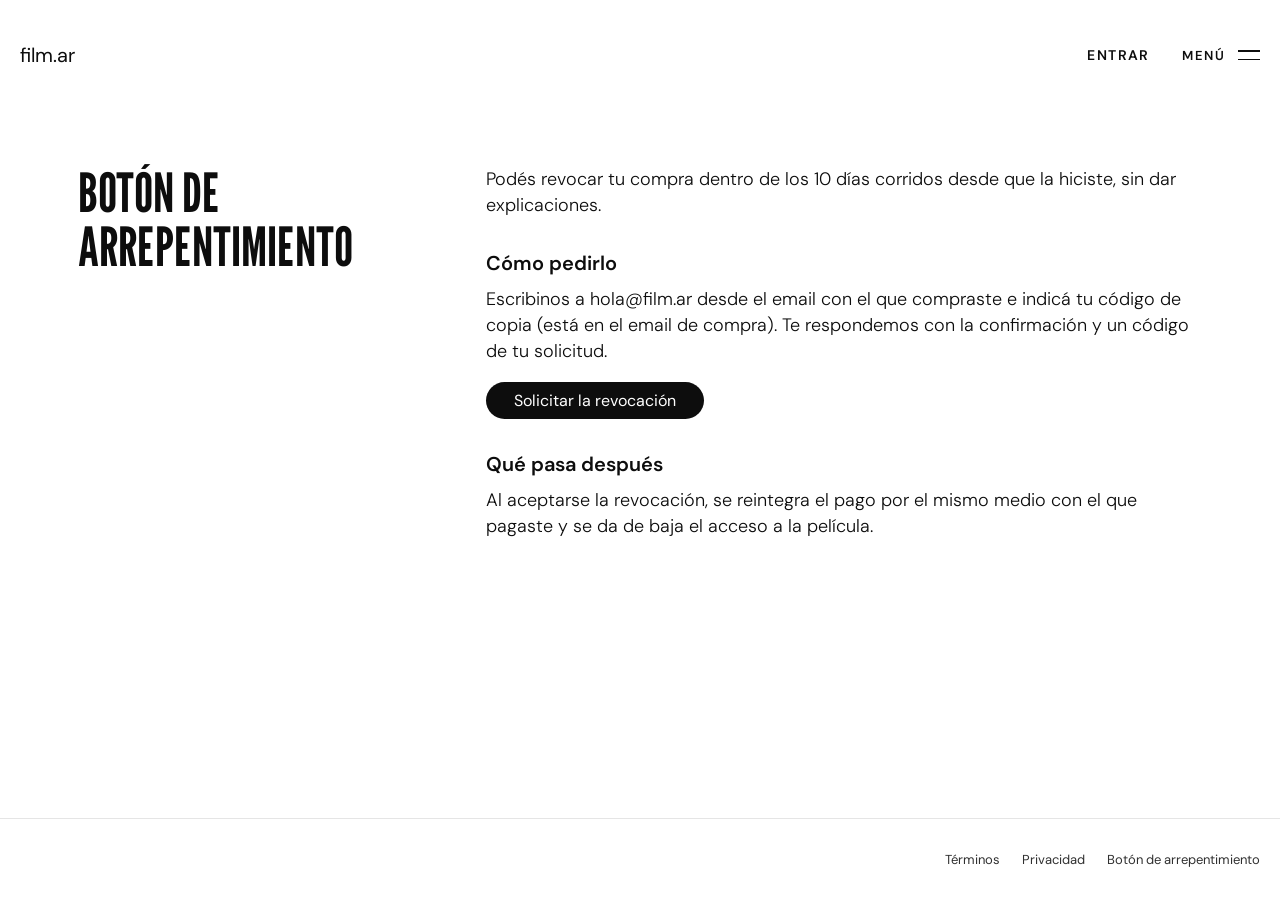
<file: aws/site/arrepentimiento.html>
<!doctype html>
<html lang="es">
<head>
    <meta charset="utf-8">
    <meta name="viewport" content="width=device-width, initial-scale=1">
    <title>Botón de arrepentimiento — film.ar</title>
    <link rel="stylesheet" href="styles.css">
</head>
<body class="page--light">
    <header class="header js-header header--surface-light">
        <div class="header__container container">
            <a href="index.html" class="header__logo js-header-logo" aria-label="Inicio">
                <span class="header__logo-text">film.ar</span>
            </a>

            <div class="header__right-container">
                <nav class="header__navigation">
                    <a href="entrar.html" class="header__auth-link">Entrar</a>
                </nav>

                <button type="button" class="hamburger-menu js-hamburger-menu" aria-label="Abrir menú" aria-expanded="false">
                    <div></div><div></div><div></div>
                </button>

                <div class="header__menu-container js-header-menu-container">
                    <nav class="header__menu">
                        <a href="sobre.html">Sobre el proyecto</a>
                        <a href="faqs.html">Preguntas frecuentes</a>
                        <a href="contacto.html">Contacto</a>
                        <div class="header__menu-auth-mobile">
                            <a href="entrar.html" class="header__auth-link">Entrar</a>
                        </div>
                    </nav>
                </div>
            </div>
        </div>
    </header>

    <main class="text-page">
        <div class="text-page__main container-sm">
            <div class="about__grid">
                <div class="about__col about__col--left">
                    <h1 class="about__title">Botón de arrepentimiento</h1>
                </div>
                <div class="about__col about__col--right">
                    <p class="about__text">Podés revocar tu compra dentro de los 10 días corridos desde que la hiciste, sin dar explicaciones.</p>
                    <h2 class="text-page__heading">Cómo pedirlo</h2>
                    <p class="about__text">Escribinos a hola@film.ar desde el email con el que compraste e indicá tu código de copia (está en el email de compra). Te respondemos con la confirmación y un código de tu solicitud.</p>
                    <a href="mailto:hola@film.ar?subject=Bot%C3%B3n%20de%20arrepentimiento" class="button button--black text-page__button">Solicitar la revocación</a>
                    <h2 class="text-page__heading">Qué pasa después</h2>
                    <p class="about__text">Al aceptarse la revocación, se reintegra el pago por el mismo medio con el que pagaste y se da de baja el acceso a la película.</p>
                </div>
            </div>
        </div>
    </main>

    <footer class="footer footer--static">
        <div class="footer__container container">
            <nav class="footer__legal" aria-label="Legales">
                <a href="terminos.html">Términos</a>
                <a href="privacidad.html">Privacidad</a>
                <a href="arrepentimiento.html">Botón de arrepentimiento</a>
            </nav>
        </div>
    </footer>

    <script src="main.js"></script>
</body>
</html>
</file>
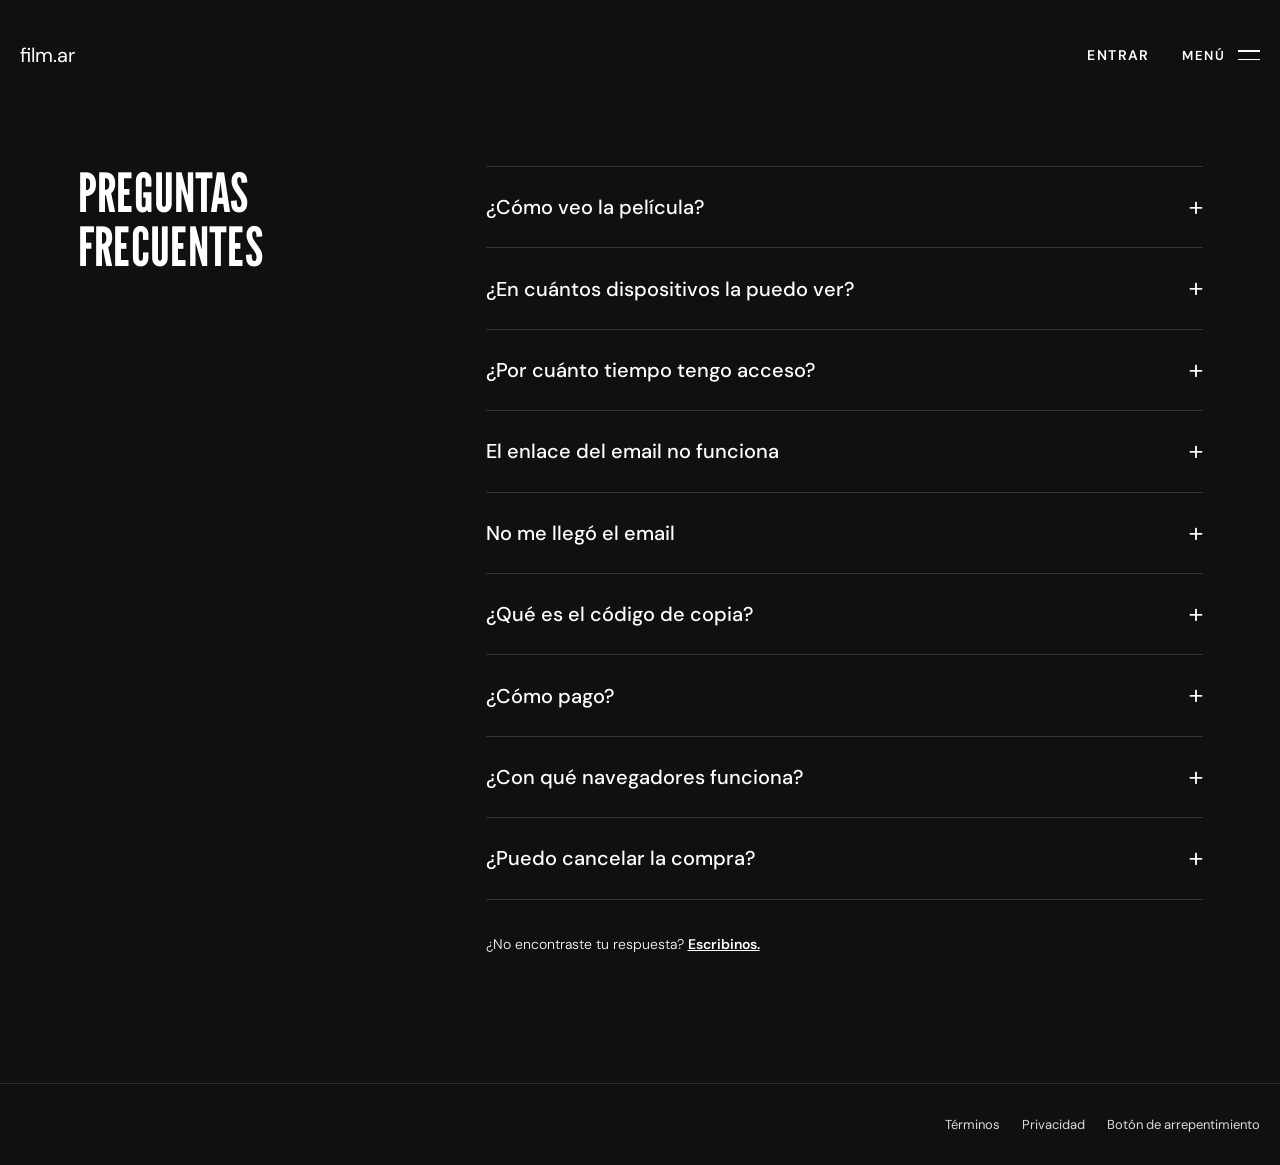
<file: aws/site/faqs.html>
<!doctype html>
<html lang="es">
<head>
    <meta charset="utf-8">
    <meta name="viewport" content="width=device-width, initial-scale=1">
    <title>Preguntas frecuentes — film.ar</title>
    <link rel="stylesheet" href="styles.css">
</head>
<body class="page--dark">
    <header class="header js-header">
        <div class="header__container container">
            <a href="index.html" class="header__logo js-header-logo" aria-label="Inicio">
                <span class="header__logo-text">film.ar</span>
            </a>

            <div class="header__right-container">
                <nav class="header__navigation">
                    <a href="entrar.html" class="header__auth-link">Entrar</a>
                </nav>

                <button type="button" class="hamburger-menu js-hamburger-menu" aria-label="Abrir menú" aria-expanded="false">
                    <div></div><div></div><div></div>
                </button>

                <div class="header__menu-container js-header-menu-container">
                    <nav class="header__menu">
                        <a href="sobre.html">Sobre el proyecto</a>
                        <a href="faqs.html">Preguntas frecuentes</a>
                        <a href="contacto.html">Contacto</a>
                        <div class="header__menu-auth-mobile">
                            <a href="entrar.html" class="header__auth-link">Entrar</a>
                        </div>
                    </nav>
                </div>
            </div>
        </div>
    </header>

    <main class="text-page">
        <div class="text-page__main container-sm">
            <div class="about__grid">
                <div class="about__col about__col--left">
                    <h1 class="about__title">Preguntas frecuentes</h1>
                </div>
                <div class="about__col about__col--right faqs">
                    <details class="faqs__item">
                        <summary class="faqs__question">¿Cómo veo la película?</summary>
                        <p class="faqs__answer">Comprala en <a href="comprar.html">Comprar</a> con tu email. Cuando Mercado Pago confirma el pago, te llega un email con un enlace: tocalo y entrás directo a la película.</p>
                    </details>
                    <details class="faqs__item">
                        <summary class="faqs__question">¿En cuántos dispositivos la puedo ver?</summary>
                        <p class="faqs__answer">Podés registrar hasta 3 dispositivos y verla en uno a la vez. Un dispositivo que no usás durante 90 días se libera solo.</p>
                    </details>
                    <details class="faqs__item">
                        <summary class="faqs__question">¿Por cuánto tiempo tengo acceso?</summary>
                        <p class="faqs__answer">Tu compra no tiene vencimiento: podés volver a verla cuando quieras.</p>
                    </details>
                    <details class="faqs__item">
                        <summary class="faqs__question">El enlace del email no funciona</summary>
                        <p class="faqs__answer">Cada enlace sirve una sola vez. El del email de compra dura 72 horas y el que pedís para entrar, 15 minutos. Si venció o ya lo usaste, pedí uno nuevo en <a href="entrar.html">Entrar</a>.</p>
                    </details>
                    <details class="faqs__item">
                        <summary class="faqs__question">No me llegó el email</summary>
                        <p class="faqs__answer">Revisá la carpeta de spam o promociones. Si no está, pedí un enlace nuevo en <a href="entrar.html">Entrar</a> con el mismo email que usaste para comprar. Si sigue sin llegar, <a href="contacto.html">escribinos</a>.</p>
                    </details>
                    <details class="faqs__item">
                        <summary class="faqs__question">¿Qué es el código de copia?</summary>
                        <p class="faqs__answer">Es un código único de tu compra. Te llega en el email y aparece al ver la película. Identifica tu copia personal: por eso la cuenta no se puede compartir.</p>
                    </details>
                    <details class="faqs__item">
                        <summary class="faqs__question">¿Cómo pago?</summary>
                        <p class="faqs__answer">Con Mercado Pago, en pesos argentinos.</p>
                    </details>
                    <details class="faqs__item">
                        <summary class="faqs__question">¿Con qué navegadores funciona?</summary>
                        <p class="faqs__answer">Con las versiones actuales de Chrome, Firefox, Safari y Edge, en computadora, celular o tablet.</p>
                    </details>
                    <details class="faqs__item">
                        <summary class="faqs__question">¿Puedo cancelar la compra?</summary>
                        <p class="faqs__answer">Sí. Usá el <a href="arrepentimiento.html">botón de arrepentimiento</a>.</p>
                    </details>
                    <p class="faqs__more">¿No encontraste tu respuesta? <a href="contacto.html">Escribinos.</a></p>
                </div>
            </div>
        </div>
    </main>

    <footer class="footer footer--static">
        <div class="footer__container container">
            <nav class="footer__legal" aria-label="Legales">
                <a href="terminos.html">Términos</a>
                <a href="privacidad.html">Privacidad</a>
                <a href="arrepentimiento.html">Botón de arrepentimiento</a>
            </nav>
        </div>
    </footer>

    <script src="main.js"></script>
</body>
</html>
</file>
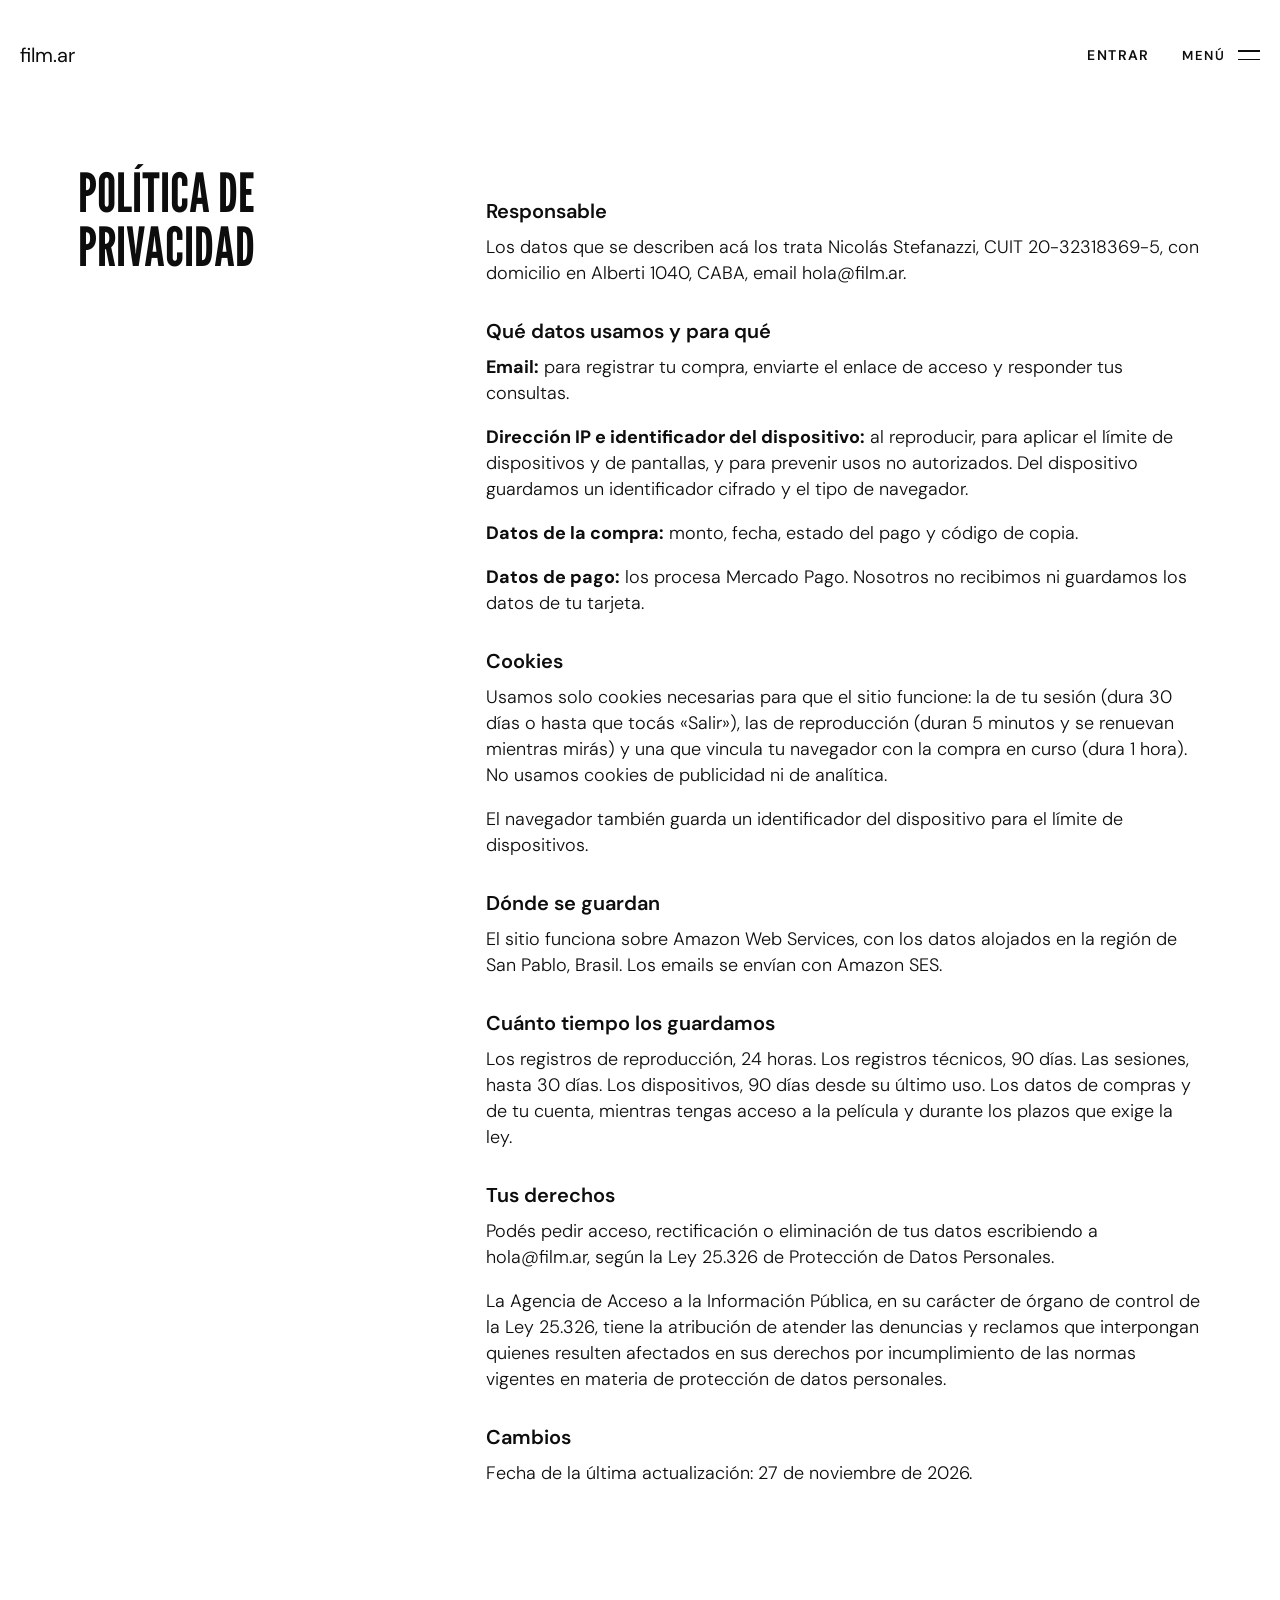
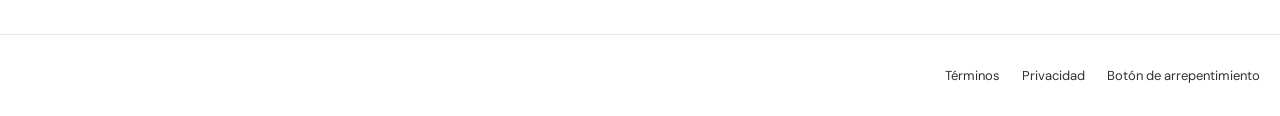
<file: aws/site/privacidad.html>
<!doctype html>
<html lang="es">
<head>
    <meta charset="utf-8">
    <meta name="viewport" content="width=device-width, initial-scale=1">
    <title>Política de privacidad — film.ar</title>
    <link rel="stylesheet" href="styles.css">
</head>
<body class="page--light">
    <header class="header js-header header--surface-light">
        <div class="header__container container">
            <a href="index.html" class="header__logo js-header-logo" aria-label="Inicio">
                <span class="header__logo-text">film.ar</span>
            </a>

            <div class="header__right-container">
                <nav class="header__navigation">
                    <a href="entrar.html" class="header__auth-link">Entrar</a>
                </nav>

                <button type="button" class="hamburger-menu js-hamburger-menu" aria-label="Abrir menú" aria-expanded="false">
                    <div></div><div></div><div></div>
                </button>

                <div class="header__menu-container js-header-menu-container">
                    <nav class="header__menu">
                        <a href="sobre.html">Sobre el proyecto</a>
                        <a href="faqs.html">Preguntas frecuentes</a>
                        <a href="contacto.html">Contacto</a>
                        <div class="header__menu-auth-mobile">
                            <a href="entrar.html" class="header__auth-link">Entrar</a>
                        </div>
                    </nav>
                </div>
            </div>
        </div>
    </header>

    <main class="text-page">
        <div class="text-page__main container-sm">
            <div class="about__grid">
                <div class="about__col about__col--left">
                    <h1 class="about__title">Política de privacidad</h1>
                </div>
                <div class="about__col about__col--right">
                    <h2 class="text-page__heading">Responsable</h2>
                    <p class="about__text">Los datos que se describen acá los trata Nicolás Stefanazzi, CUIT 20-32318369-5, con domicilio en Alberti 1040, CABA, email hola@film.ar.</p>
                    <h2 class="text-page__heading">Qué datos usamos y para qué</h2>
                    <p class="about__text"><strong>Email:</strong> para registrar tu compra, enviarte el enlace de acceso y responder tus consultas.</p>
                    <p class="about__text"><strong>Dirección IP e identificador del dispositivo:</strong> al reproducir, para aplicar el límite de dispositivos y de pantallas, y para prevenir usos no autorizados. Del dispositivo guardamos un identificador cifrado y el tipo de navegador.</p>
                    <p class="about__text"><strong>Datos de la compra:</strong> monto, fecha, estado del pago y código de copia.</p>
                    <p class="about__text"><strong>Datos de pago:</strong> los procesa Mercado Pago. Nosotros no recibimos ni guardamos los datos de tu tarjeta.</p>
                    <h2 class="text-page__heading">Cookies</h2>
                    <p class="about__text">Usamos solo cookies necesarias para que el sitio funcione: la de tu sesión (dura 30 días o hasta que tocás «Salir»), las de reproducción (duran 5 minutos y se renuevan mientras mirás) y una que vincula tu navegador con la compra en curso (dura 1 hora). No usamos cookies de publicidad ni de analítica.</p>
                    <p class="about__text">El navegador también guarda un identificador del dispositivo para el límite de dispositivos.</p>
                    <h2 class="text-page__heading">Dónde se guardan</h2>
                    <p class="about__text">El sitio funciona sobre Amazon Web Services, con los datos alojados en la región de San Pablo, Brasil. Los emails se envían con Amazon SES.</p>
                    <h2 class="text-page__heading">Cuánto tiempo los guardamos</h2>
                    <p class="about__text">Los registros de reproducción, 24 horas. Los registros técnicos, 90 días. Las sesiones, hasta 30 días. Los dispositivos, 90 días desde su último uso. Los datos de compras y de tu cuenta, mientras tengas acceso a la película y durante los plazos que exige la ley.</p>
                    <h2 class="text-page__heading">Tus derechos</h2>
                    <p class="about__text">Podés pedir acceso, rectificación o eliminación de tus datos escribiendo a hola@film.ar, según la Ley 25.326 de Protección de Datos Personales.</p>
                    <p class="about__text">La Agencia de Acceso a la Información Pública, en su carácter de órgano de control de la Ley 25.326, tiene la atribución de atender las denuncias y reclamos que interpongan quienes resulten afectados en sus derechos por incumplimiento de las normas vigentes en materia de protección de datos personales.</p>
                    <h2 class="text-page__heading">Cambios</h2>
                    <p class="about__text">Fecha de la última actualización: 27 de noviembre de 2026.</p>
                </div>
            </div>
        </div>
    </main>

    <footer class="footer footer--static">
        <div class="footer__container container">
            <nav class="footer__legal" aria-label="Legales">
                <a href="terminos.html">Términos</a>
                <a href="privacidad.html">Privacidad</a>
                <a href="arrepentimiento.html">Botón de arrepentimiento</a>
            </nav>
        </div>
    </footer>

    <script src="main.js"></script>
</body>
</html>
</file>
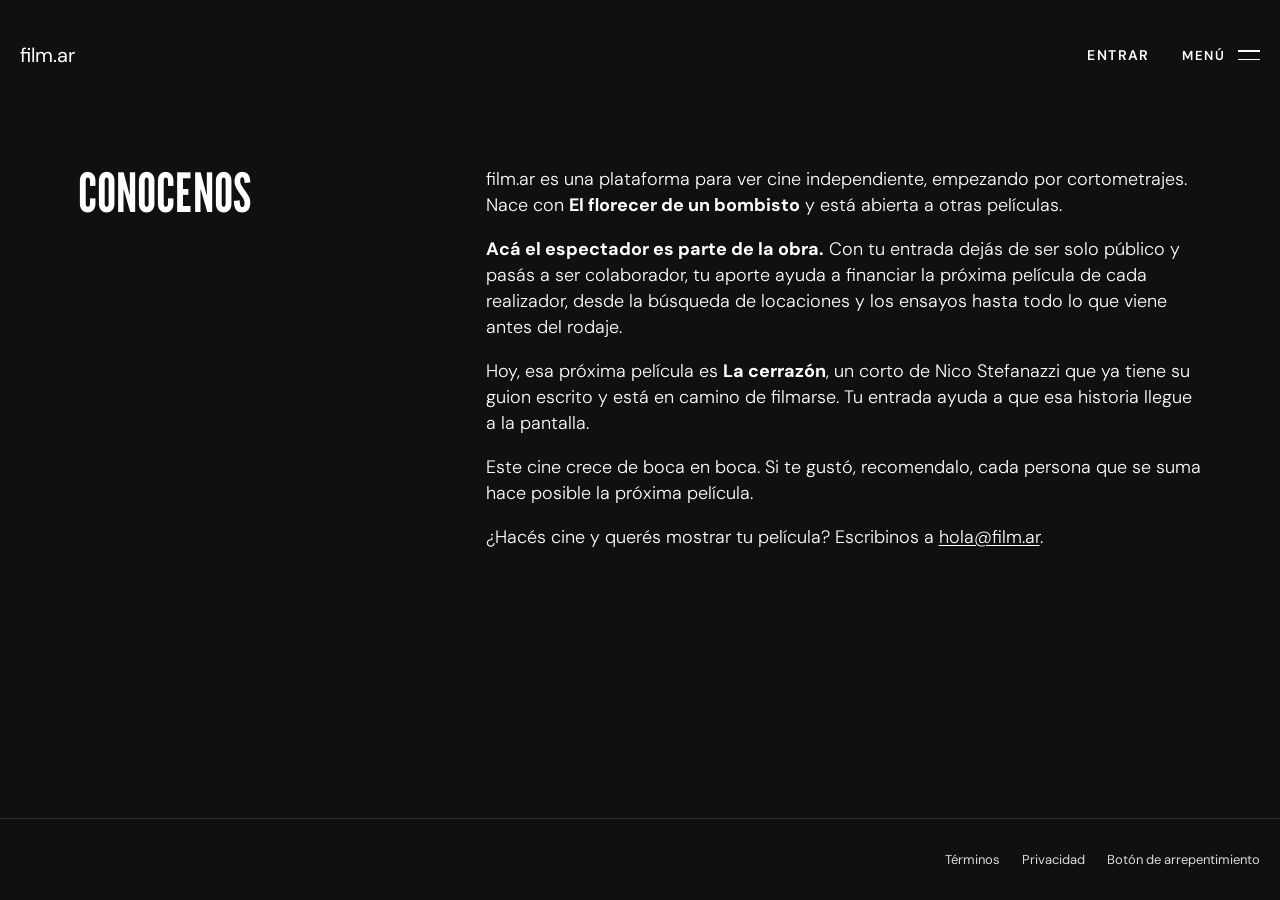
<file: aws/site/sobre.html>
<!doctype html>
<html lang="es">
<head>
    <meta charset="utf-8">
    <meta name="viewport" content="width=device-width, initial-scale=1">
    <title>Sobre el proyecto — film.ar</title>
    <link rel="stylesheet" href="styles.css">
</head>
<body class="page--dark">
    <header class="header js-header">
        <div class="header__container container">
            <a href="index.html" class="header__logo js-header-logo" aria-label="Inicio">
                <span class="header__logo-text">film.ar</span>
            </a>

            <div class="header__right-container">
                <nav class="header__navigation">
                    <a href="entrar.html" class="header__auth-link">Entrar</a>
                </nav>

                <button type="button" class="hamburger-menu js-hamburger-menu" aria-label="Abrir menú" aria-expanded="false">
                    <div></div><div></div><div></div>
                </button>

                <div class="header__menu-container js-header-menu-container">
                    <nav class="header__menu">
                        <a href="sobre.html">Sobre el proyecto</a>
                        <a href="faqs.html">Preguntas frecuentes</a>
                        <a href="contacto.html">Contacto</a>
                        <div class="header__menu-auth-mobile">
                            <a href="entrar.html" class="header__auth-link">Entrar</a>
                        </div>
                    </nav>
                </div>
            </div>
        </div>
    </header>

    <main class="about">
        <div class="about__main container-sm">
            <div class="about__grid">
                <div class="about__col about__col--left">
                    <h1 class="about__title">Conocenos</h1>
                </div>
                <div class="about__col about__col--right">
                    <p class="about__text">film.ar es una plataforma para ver cine independiente, empezando por cortometrajes. Nace con <strong>El florecer de un bombisto</strong> y está abierta a otras películas.</p>
                    <p class="about__text"><strong>Acá el espectador es parte de la obra.</strong> Con tu entrada dejás de ser solo público y pasás a ser colaborador, tu aporte ayuda a financiar la próxima película de cada realizador, desde la búsqueda de locaciones y los ensayos hasta todo lo que viene antes del rodaje.</p>
                    <p class="about__text">Hoy, esa próxima película es <strong>La cerrazón</strong>, un corto de Nico Stefanazzi que ya tiene su guion escrito y está en camino de filmarse. Tu entrada ayuda a que esa historia llegue a la pantalla.</p>
                    <p class="about__text">Este cine crece de boca en boca. Si te gustó, recomendalo, cada persona que se suma hace posible la próxima película.</p>
                    <p class="about__text">¿Hacés cine y querés mostrar tu película? Escribinos a <a href="mailto:hola@film.ar">hola@film.ar</a>.</p>
                </div>
            </div>
        </div>
    </main>

    <footer class="footer footer--static">
        <div class="footer__container container">
            <nav class="footer__legal" aria-label="Legales">
                <a href="terminos.html">Términos</a>
                <a href="privacidad.html">Privacidad</a>
                <a href="arrepentimiento.html">Botón de arrepentimiento</a>
            </nav>
        </div>
    </footer>

    <script src="main.js"></script>
</body>
</html>
</file>
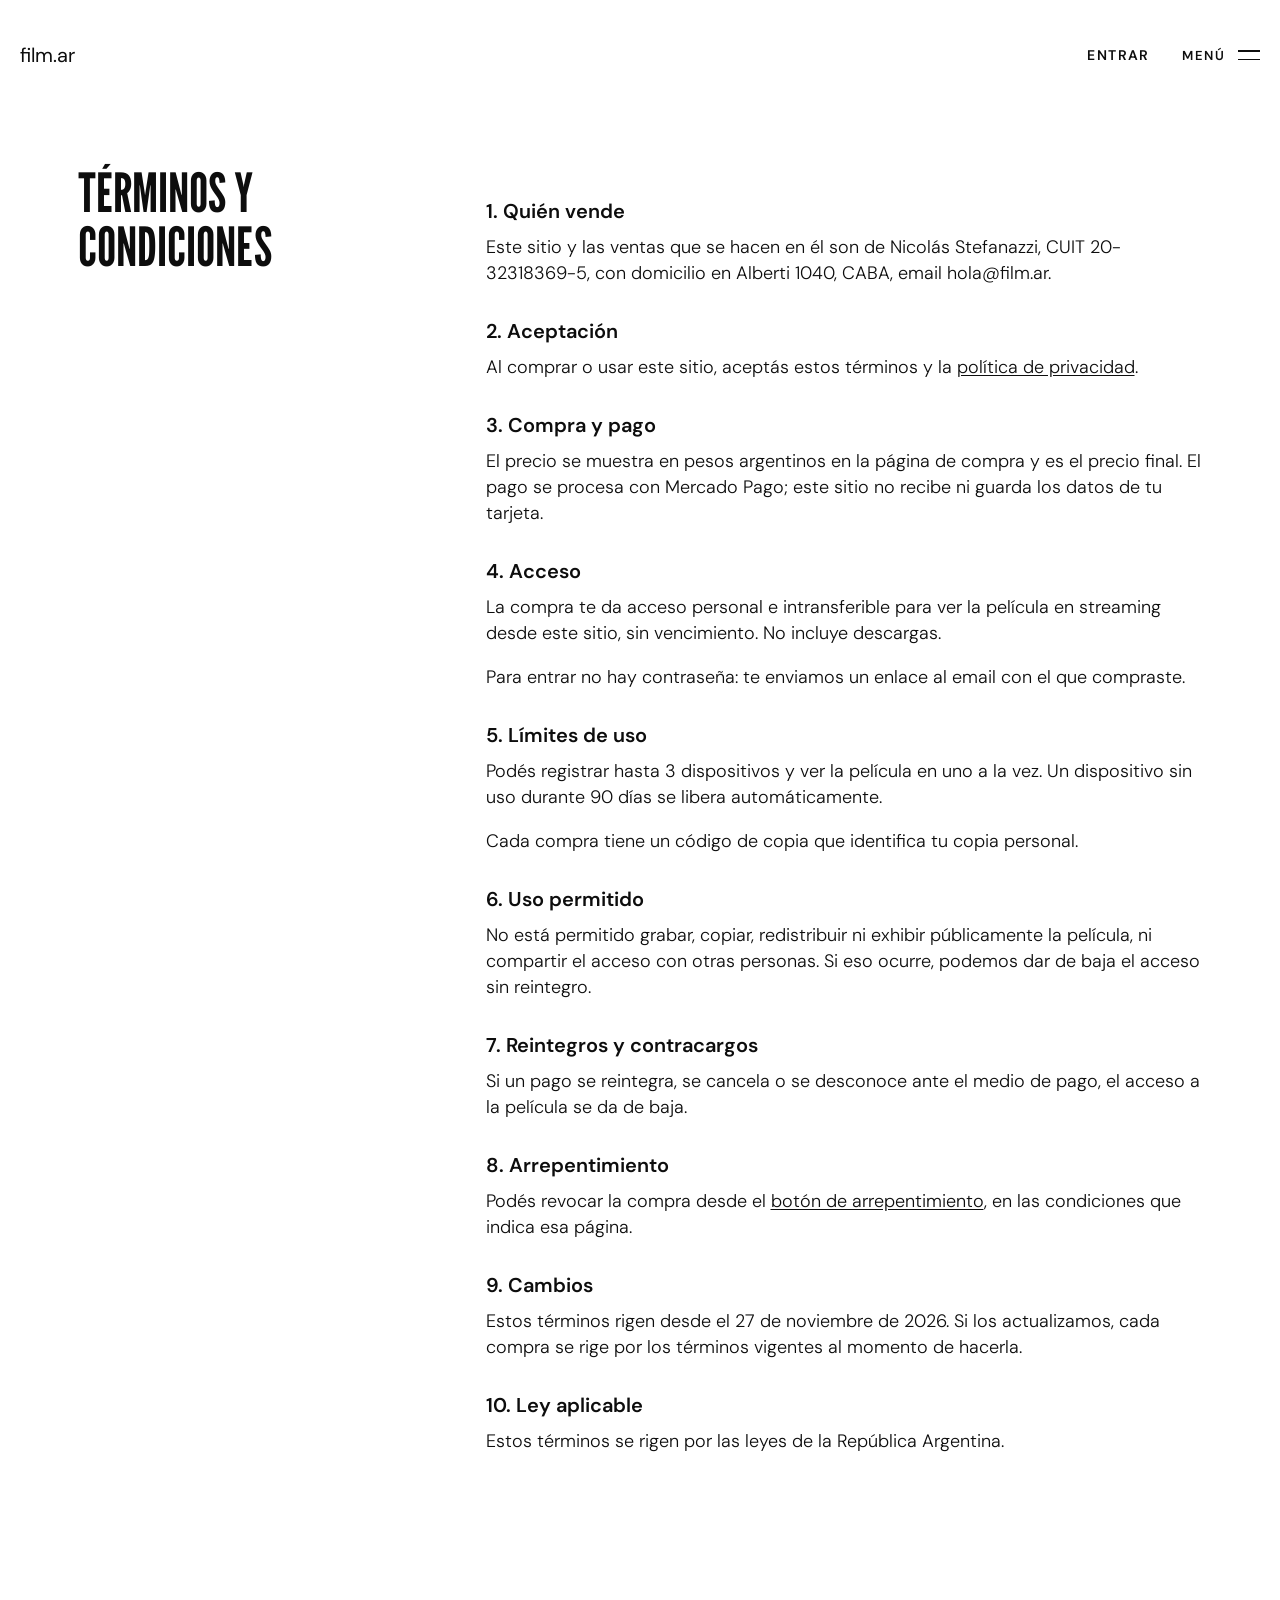
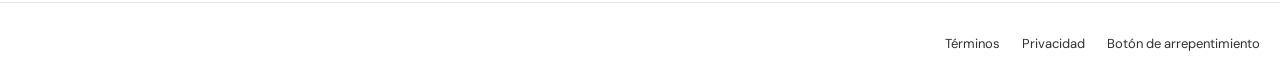
<file: aws/site/terminos.html>
<!doctype html>
<html lang="es">
<head>
    <meta charset="utf-8">
    <meta name="viewport" content="width=device-width, initial-scale=1">
    <title>Términos y condiciones — film.ar</title>
    <link rel="stylesheet" href="styles.css">
</head>
<body class="page--light">
    <header class="header js-header header--surface-light">
        <div class="header__container container">
            <a href="index.html" class="header__logo js-header-logo" aria-label="Inicio">
                <span class="header__logo-text">film.ar</span>
            </a>

            <div class="header__right-container">
                <nav class="header__navigation">
                    <a href="entrar.html" class="header__auth-link">Entrar</a>
                </nav>

                <button type="button" class="hamburger-menu js-hamburger-menu" aria-label="Abrir menú" aria-expanded="false">
                    <div></div><div></div><div></div>
                </button>

                <div class="header__menu-container js-header-menu-container">
                    <nav class="header__menu">
                        <a href="sobre.html">Sobre el proyecto</a>
                        <a href="faqs.html">Preguntas frecuentes</a>
                        <a href="contacto.html">Contacto</a>
                        <div class="header__menu-auth-mobile">
                            <a href="entrar.html" class="header__auth-link">Entrar</a>
                        </div>
                    </nav>
                </div>
            </div>
        </div>
    </header>

    <main class="text-page">
        <div class="text-page__main container-sm">
            <div class="about__grid">
                <div class="about__col about__col--left">
                    <h1 class="about__title">Términos y condiciones</h1>
                </div>
                <div class="about__col about__col--right">
                    <h2 class="text-page__heading">1. Quién vende</h2>
                    <p class="about__text">Este sitio y las ventas que se hacen en él son de Nicolás Stefanazzi, CUIT 20-32318369-5, con domicilio en Alberti 1040, CABA, email hola@film.ar.</p>
                    <h2 class="text-page__heading">2. Aceptación</h2>
                    <p class="about__text">Al comprar o usar este sitio, aceptás estos términos y la <a href="privacidad.html">política de privacidad</a>.</p>
                    <h2 class="text-page__heading">3. Compra y pago</h2>
                    <p class="about__text">El precio se muestra en pesos argentinos en la página de compra y es el precio final. El pago se procesa con Mercado Pago; este sitio no recibe ni guarda los datos de tu tarjeta.</p>
                    <h2 class="text-page__heading">4. Acceso</h2>
                    <p class="about__text">La compra te da acceso personal e intransferible para ver la película en streaming desde este sitio, sin vencimiento. No incluye descargas.</p>
                    <p class="about__text">Para entrar no hay contraseña: te enviamos un enlace al email con el que compraste.</p>
                    <h2 class="text-page__heading">5. Límites de uso</h2>
                    <p class="about__text">Podés registrar hasta 3 dispositivos y ver la película en uno a la vez. Un dispositivo sin uso durante 90 días se libera automáticamente.</p>
                    <p class="about__text">Cada compra tiene un código de copia que identifica tu copia personal.</p>
                    <h2 class="text-page__heading">6. Uso permitido</h2>
                    <p class="about__text">No está permitido grabar, copiar, redistribuir ni exhibir públicamente la película, ni compartir el acceso con otras personas. Si eso ocurre, podemos dar de baja el acceso sin reintegro.</p>
                    <h2 class="text-page__heading">7. Reintegros y contracargos</h2>
                    <p class="about__text">Si un pago se reintegra, se cancela o se desconoce ante el medio de pago, el acceso a la película se da de baja.</p>
                    <h2 class="text-page__heading">8. Arrepentimiento</h2>
                    <p class="about__text">Podés revocar la compra desde el <a href="arrepentimiento.html">botón de arrepentimiento</a>, en las condiciones que indica esa página.</p>
                    <h2 class="text-page__heading">9. Cambios</h2>
                    <p class="about__text">Estos términos rigen desde el 27 de noviembre de 2026. Si los actualizamos, cada compra se rige por los términos vigentes al momento de hacerla.</p>
                    <h2 class="text-page__heading">10. Ley aplicable</h2>
                    <p class="about__text">Estos términos se rigen por las leyes de la República Argentina.</p>
                </div>
            </div>
        </div>
    </main>

    <footer class="footer footer--static">
        <div class="footer__container container">
            <nav class="footer__legal" aria-label="Legales">
                <a href="terminos.html">Términos</a>
                <a href="privacidad.html">Privacidad</a>
                <a href="arrepentimiento.html">Botón de arrepentimiento</a>
            </nav>
        </div>
    </footer>

    <script src="main.js"></script>
</body>
</html>
</file>
<file: aws/site/styles.css>
@font-face { font-family: "DM Sans"; font-style: normal; font-weight: 100 1000; font-display: swap; src: url(fonts/dm-sans-latin.woff2) format("woff2"); }
@font-face { font-family: "League Gothic"; font-style: normal; font-weight: 400; font-display: swap; src: url(fonts/league-gothic-latin.woff2) format("woff2"); }
@font-face { font-family: "Montserrat"; font-style: normal; font-weight: 100 900; font-display: swap; src: url(fonts/montserrat-latin.woff2) format("woff2"); }

:root {
    --font-league: "League Gothic", sans-serif;
    --font-dmsans: "DM Sans", sans-serif;
    --font-montserrat: "Montserrat", sans-serif;
    --color-text-black: #0d0d0d;
    --color-text-white: #fff;
}

*, *::before, *::after { box-sizing: border-box; margin: 0; padding: 0; }
html, body { background: #000; color: #fff; font-family: var(--font-montserrat); }
a { color: inherit; text-decoration: none; }
button { font: inherit; border: none; background: none; color: inherit; cursor: pointer; }
input { font: inherit; border: 1px solid #ddd; border-radius: 6px; }
[hidden] { display: none !important; }

.container { width: 100%; max-width: 1440px; margin: 0 auto; }
.container-sm { width: 100%; max-width: 1165px; margin: 0 auto; padding: 0 20px; }
body { display: flex; flex-direction: column; min-height: 100vh; min-height: 100dvh; position: relative; }
body > main { flex: 1 0 auto; }
body.page--light { background: #fff; color: var(--color-text-black); }
body.page--dark { background: #101010; }

/* Buttons */
.button { display: block; width: max-content; font-size: 16px; font-family: var(--font-dmsans); color: #000; border-radius: 100px; padding: 8px 28px; transition: background-color .2s linear; }
.button--white { background: #fff; }
.button--white:hover { background: #ddd; }
.button--black { color: #fff; background: #0d0d0d; }
.button--black:hover { background: #272727; }
.button--outline { color: #fff; border: 1px solid #ffffff80; padding: 6px 22px; }
.button--outline:hover { border-color: #fff; }
.button:disabled { opacity: .5; cursor: default; }

/* Header */
.header { position: fixed; z-index: 15; top: 0; left: 0; width: 100%; transition: background-color .2s ease, box-shadow .2s ease; }
.header.is-scrolled { background: #111; box-shadow: 0 4px 18px #00000040; }
.header__container { display: flex; justify-content: space-between; align-items: center; padding: 42px 20px; transition: padding .2s ease; }
.header.is-scrolled .header__container { padding: 14px 20px; }

.header__logo { position: relative; z-index: 500; display: flex; align-items: center; gap: 10px; font-family: var(--font-dmsans); font-size: 20px; transition: color .3s linear; }
.header__logo.is-open { color: #fff; }
@media (max-width: 767px) { .header__logo.is-open { color: #000; } }

.header__right-container { display: flex; align-items: center; gap: 32px; }

.header__navigation { display: flex; gap: 32px; }
.header__auth-link { font: 600 14px var(--font-dmsans); letter-spacing: .1em; text-transform: uppercase; }

/* Light header variant (white pages) */
.header--surface-light { color: var(--color-text-black); }
.header--surface-light.is-scrolled { background: #fff; box-shadow: 0 4px 18px #0000001f; }

/* Menu button */
.hamburger-menu { position: relative; z-index: 500; display: grid; grid-template-columns: auto 22px; column-gap: 12px; align-items: center; font: 600 13px var(--font-dmsans); letter-spacing: .14em; text-transform: uppercase; transition: color .3s ease; }
.hamburger-menu::before { content: "Menú"; grid-row: 1 / span 2; }
.hamburger-menu.toggled { color: #000; }
.hamburger-menu.toggled::before { content: "Cerrar"; }
.hamburger-menu div { grid-column: 2; width: 22px; height: 1.5px; margin: 3px 0; background: currentColor; transition: transform .35s ease; }
.hamburger-menu div:nth-child(2) { display: none; }
.hamburger-menu.toggled div:first-child { transform: translateY(3.75px) rotate(45deg); }
.hamburger-menu.toggled div:last-child { transform: translateY(-3.75px) rotate(-45deg); }

/* Side menu */
.header__menu-container { position: fixed; inset: 0; z-index: 400; background: #000a; backdrop-filter: blur(4px); opacity: 0; visibility: hidden; transition: opacity .4s ease, visibility .4s ease; }
.header__menu-container.is-open { opacity: 1; visibility: visible; }
.header__menu { position: absolute; top: 0; right: 0; display: flex; flex-direction: column; width: min(440px, 100%); height: 100%; padding: 140px 40px 40px; background: #eaeaea; transform: translateX(100%); transition: transform .5s cubic-bezier(.2, .7, .2, 1); }
.header__menu-container.is-open .header__menu { transform: none; }
.header__menu > a { display: flex; align-items: baseline; padding: 22px 0; border-bottom: 1px solid #0000001f; font: 500 26px var(--font-dmsans); color: #000; opacity: 0; transform: translateX(24px); transition: opacity .4s ease, transform .4s ease, color .2s; }
.header__menu > a:first-child { border-top: 1px solid #0000001f; }
.header__menu > a::after { content: "→"; margin-left: auto; opacity: 0; transform: translateX(-8px); transition: opacity .25s, transform .25s; }
.header__menu > a:hover::after { opacity: 1; transform: none; }
.header__menu > a.is-active { color: #8a8a8a; }
.header__menu-container.is-open .header__menu > a { opacity: 1; transform: none; }
.header__menu-container.is-open .header__menu > a:nth-of-type(1) { transition-delay: .15s; }
.header__menu-container.is-open .header__menu > a:nth-of-type(2) { transition-delay: .2s; }
.header__menu-container.is-open .header__menu > a:nth-of-type(3) { transition-delay: .25s; }
.header__menu-auth-mobile { display: none; margin-top: auto; }
.header__menu-auth-mobile a { display: block; padding: 14px; border: 1px solid #0000004d; border-radius: 100px; font: 600 14px var(--font-dmsans); letter-spacing: .1em; text-transform: uppercase; text-align: center; color: #000; }

/* Hero */
.homepage { position: relative; width: 100%; min-height: 100vh; min-height: 100dvh; display: flex; align-items: flex-end; padding: 140px 0 120px; background: #000; overflow: hidden; }
.homepage__background-image { position: absolute; inset: 0; }
.homepage__background-video { width: 100%; height: 100%; object-fit: cover; object-position: 47% 50%; }
.homepage__background-image::after { content: ""; position: absolute; inset: 0; background: linear-gradient(180deg, #000a 0%, #0007 45%, #000c 100%); }

.homepage__container { position: relative; z-index: 1; padding: 0 40px; }
.homepage__title { max-width: 11ch; font: 400 clamp(52px, min(10vw, 16vh), 150px)/0.88 var(--font-league); text-transform: uppercase; letter-spacing: .01em; animation: fadeUp 1.2s ease both; }
.homepage__subtitle { display: flex; align-items: center; margin-top: 28px; font-size: 15px; font-weight: 500; letter-spacing: .08em; text-transform: uppercase; animation: fadeUp 1.2s .3s ease both; }
.homepage__subtitle::before { content: ""; width: 40px; height: 1px; margin-right: 14px; background: currentColor; opacity: .7; }
.homepage__subtitle span { margin-left: .4em; font-weight: 700; white-space: nowrap; }
.homepage__tagline { max-width: 520px; margin-top: 20px; font: 400 17px/1.5 var(--font-dmsans); opacity: .85; animation: fadeUp 1.2s .4s ease both; }
.homepage__ctas { display: flex; align-items: center; gap: 28px; margin-top: 36px; animation: fadeUp 1.2s .5s ease both; }
.homepage__cta { padding: 12px 36px; font-size: 18px; font-weight: 600; color: var(--color-text-black); }
.homepage__cta-secondary { font: 500 15px var(--font-dmsans); letter-spacing: .05em; text-decoration: underline; text-underline-offset: 4px; opacity: .85; }
.homepage__cta-secondary:hover { opacity: 1; }
@keyframes fadeUp { from { opacity: 0; transform: translateY(20px); filter: blur(6px); } }

/* Footer */
.footer { position: absolute; bottom: 0; left: 0; width: 100%; padding-bottom: 24px; z-index: 10; }
.footer__container { display: flex; align-items: center; justify-content: space-between; padding: 0 20px; }
.footer__social-container { display: flex; align-items: center; gap: 20px; }
.footer__social-container a { display: flex; opacity: .85; transition: opacity .2s; }
.footer__social-container a:hover { opacity: 1; }
.footer__short { display: inline-flex; align-items: center; gap: 10px; font: 500 14px var(--font-dmsans); letter-spacing: .02em; opacity: .85; transition: opacity .2s; }
.footer__short:hover { opacity: 1; }
.footer__short em { font-style: normal; font-weight: 700; }
.footer__short-play { width: 26px; height: 26px; border: 1.5px solid currentColor; border-radius: 50%; position: relative; flex: none; }
.footer__short-play::after { content: ""; position: absolute; top: 50%; left: 55%; transform: translate(-50%, -50%); border-style: solid; border-width: 5px 0 5px 8px; border-color: transparent transparent transparent currentColor; }
.video-dialog { width: min(1100px, 92vw, calc((100dvh - 120px) * 16 / 9)); max-width: none; height: fit-content; margin: auto; padding: 0; border: 0; background: transparent; overflow: visible; }
.video-dialog::backdrop { background: #000d; backdrop-filter: blur(4px); }
.video-dialog__frame { aspect-ratio: 16 / 9; background: #000; }
.video-dialog__frame iframe { display: block; width: 100%; height: 100%; border: 0; }
.video-dialog__close { position: absolute; right: 0; bottom: calc(100% + 12px); font: 600 13px var(--font-dmsans); letter-spacing: .14em; text-transform: uppercase; color: #fff; }
.footer__legal { margin-left: auto; display: flex; flex-wrap: wrap; gap: 8px 22px; font: 400 13px var(--font-dmsans); }
.footer__legal a { opacity: .85; }
.footer__legal a:hover { opacity: 1; text-decoration: underline; }
.footer--static { position: static; padding: 32px 0; border-top: 1px solid #ffffff1f; }
.page--light .footer--static { border-top-color: #0000001a; }

/* Video placeholder */
.video-placeholder { position: relative; aspect-ratio: 16 / 9; width: 100%; display: flex; flex-direction: column; align-items: center; justify-content: center; gap: 18px; background: radial-gradient(ellipse at 30% 30%, #3a2a22, transparent 60%), radial-gradient(ellipse at 80% 80%, #1c2f3b, transparent 60%), #111; color: #fff; overflow: hidden; }
.video-placeholder iframe { position: absolute; inset: 0; width: 100%; height: 100%; border: 0; }
.video-placeholder__play { width: 72px; height: 72px; border-radius: 50%; border: 2px solid #fff; position: relative; }
.video-placeholder__play::after { content: ""; position: absolute; top: 50%; left: 54%; transform: translate(-50%, -50%); border-style: solid; border-width: 12px 0 12px 20px; border-color: transparent transparent transparent #fff; }
.video-placeholder__label { font: 500 13px var(--font-dmsans); letter-spacing: .1em; text-transform: uppercase; opacity: .8; }

/* About / text pages */
.about__main, .text-page__main { padding-top: 166px; padding-bottom: 130px; }
.about__grid { display: flex; gap: 202px; align-items: start; }
.about__col--left { width: 100%; max-width: 206px; position: sticky; top: 120px; }
.about__col--right { width: 100%; }
.about__title { font: 400 54px/1 var(--font-league); text-transform: uppercase; }
.about__video-container { margin-bottom: 42px; }
.about__text, .about__highlight { font: 300 18px/26px var(--font-dmsans); margin-bottom: 18px; }
.about__highlight { font-size: 30px; line-height: 38px; margin: 24px 0; }

/* Contact page */
.contact { display: flex; align-items: center; justify-content: center; min-height: 100vh; min-height: 100dvh; padding: 140px 20px 80px; background: #101010; text-align: center; }
.contact__label { margin-bottom: 18px; font: 600 13px var(--font-dmsans); letter-spacing: .14em; text-transform: uppercase; color: #8a8a8a; }
.contact__email { font: 400 clamp(36px, 6vw, 72px)/1.1 var(--font-league); letter-spacing: .02em; color: #fff; border-bottom: 1px solid #ffffff40; transition: border-color .2s; }
.contact__email:hover { border-color: #fff; }

/* FAQs */
.faqs__item { border-bottom: 1px solid #d4d4d4; }
.faqs__item:first-child { border-top: 1px solid #d4d4d4; }
.page--dark .faqs__item { border-color: #ffffff26; }
.faqs__question { display: flex; justify-content: space-between; align-items: center; gap: 20px; padding: 22px 0; font: 500 20px/1.3 var(--font-dmsans); cursor: pointer; list-style: none; }
.faqs__question::-webkit-details-marker { display: none; }
.faqs__question::after { content: "+"; font-size: 28px; font-weight: 300; transition: transform .25s ease; }
.faqs__item[open] .faqs__question::after { transform: rotate(45deg); }
.faqs__answer { font: 300 18px/26px var(--font-dmsans); padding: 0 40px 24px 0; }
.faqs__more { font: 300 14px var(--font-dmsans); margin-top: 35px; }
.faqs__more a { font-weight: 600; text-decoration: underline; }

/* Legal / plain text page */
.text-page__heading { font: 600 20px var(--font-dmsans); margin: 32px 0 10px; }
.text-page__note { font: 400 14px var(--font-dmsans); background: #f3f3f3; padding: 12px 16px; border-radius: 8px; margin-bottom: 8px; }

.text-page__button { margin: 8px 0 18px; }
.about__text a, .faqs__answer a { text-decoration: underline; text-underline-offset: 2px; }

/* App pages: comprar, entrar, gracias, ver */
.app-page { min-height: 100vh; min-height: 100dvh; padding: 166px 20px 100px; }
.app-page__main { max-width: 560px; margin: 0 auto; font-family: var(--font-dmsans); }
.app-page__main--wide { max-width: 960px; }
.app-page__title { font: 400 54px/1 var(--font-league); text-transform: uppercase; margin-bottom: 24px; }
.app-page__price { font: 600 22px var(--font-dmsans); margin: -8px 0 18px; }
.app-page__lead { font: 300 18px/26px var(--font-dmsans); color: #d0d0d0; margin-bottom: 28px; }
.app-page__small { font: 300 14px var(--font-dmsans); color: #a6a6a6; margin-top: 28px; }
.app-page a:not(.button) { text-decoration: underline; text-underline-offset: 2px; }
.app-page__toolbar { display: flex; justify-content: space-between; align-items: flex-start; gap: 16px; }
.app-page__play { margin-bottom: 20px; }
.app-page video { display: block; width: 100%; background: #000; border-radius: 6px; }
/* Cover pages (comprar, entrar, gracias): the landing still behind the form */
.page--cover::before { content: ""; position: fixed; inset: 0; z-index: 0; background: linear-gradient(90deg, #000f 0%, #000d 45%, #0008 100%), #000 url(media/hero.jpg) 60% 50% / cover no-repeat; }
.page--cover > main, .page--cover > .footer { position: relative; z-index: 1; }
.page--cover .app-page { display: flex; align-items: center; padding: 150px 40px 80px; }
.page--cover .app-page__main { width: 100%; max-width: 480px; margin: 0 0 0 clamp(0px, 10vw, 200px); }
.page--cover .app-page__title { font-size: clamp(56px, 7vw, 96px); line-height: .9; margin-bottom: 28px; animation: fadeUp 1s ease both; }
.page--cover .app-page__title + * { animation: fadeUp 1s .15s ease both; }
.page--cover .app-form input { background: #ffffff12; border-color: #ffffff2e; backdrop-filter: blur(6px); }
.page--cover .footer--static { border-top-color: #ffffff14; }
.pay-with { display: flex; align-items: center; gap: 10px; margin-top: 18px; font: 400 13px var(--font-dmsans); letter-spacing: .04em; color: #a6a6a6; }
.pay-with__brand { display: inline-flex; align-items: center; gap: 7px; font-weight: 700; font-size: 15px; letter-spacing: 0; color: #fff; }
.pay-with__brand svg { width: 26px; height: 26px; }
.app-form input { width: 100%; padding: 12px 15px; margin-bottom: 18px; background: #1a1a1a; border-color: #333; color: #fff; }
.quality { display: inline-flex; align-items: center; gap: 10px; margin-top: 14px; font: 400 14px var(--font-dmsans); color: #d0d0d0; }
.quality select { font: inherit; color: #fff; background: #1a1a1a; border: 1px solid #333; border-radius: 6px; padding: 6px 10px; }
.trace-code { font: 400 44px/1 var(--font-league); letter-spacing: .08em; margin-bottom: 24px; }
.trace-code:empty { display: none; }
.notice { margin-bottom: 18px; padding: 12px 16px; border-radius: 8px; font: 400 15px/1.5 var(--font-dmsans); }
.notice:empty { display: none; }
.notice.info { background: #ffffff14; color: #e6e6e6; }
.pay-with + .notice { margin-top: 20px; }
.email-suggest { margin: -8px 0 16px; font: 400 14px var(--font-dmsans); color: #e6c98a; }
.email-suggest button { padding: 0; font-weight: 700; color: inherit; text-decoration: underline; text-underline-offset: 2px; }
.confirm-email { padding: 20px 22px; border: 1px solid #ffffff2e; border-radius: 10px; background: #ffffff0d; }
.confirm-email__label { font: 400 14px var(--font-dmsans); color: #a6a6a6; }
.confirm-email__value { margin: 6px 0 14px; font: 600 22px/1.3 var(--font-dmsans); word-break: break-all; }
.confirm-email .email-suggest { margin: -6px 0 14px; }
.confirm-email__hint { margin-bottom: 18px; font: 300 14px var(--font-dmsans); color: #a6a6a6; }
.confirm-email__actions { display: flex; align-items: center; gap: 20px; }
.confirm-email__edit { font: 500 15px var(--font-dmsans); text-decoration: underline; text-underline-offset: 3px; opacity: .85; }
.notice.info a { color: #fff; }
.notice.warn { background: #3a3320; color: #eecc99; }
.notice.error { background: #3a2020; color: #ee99aa; }
.device-list { font: 400 15px/1.5 var(--font-dmsans); }
.device-list:empty { display: none; }
.device-list ul { list-style: none; margin: 12px 0 20px; }
.device-list li { display: flex; justify-content: space-between; align-items: center; gap: 16px; padding: 12px 0; border-bottom: 1px solid #ffffff1f; }
.device-list li:first-child { border-top: 1px solid #ffffff1f; }

/* Responsive */
@media (max-width: 992px) {
    .header__navigation { display: none; }
    .header__menu-auth-mobile { display: block; }
    .about__main, .text-page__main { padding-top: 132px; padding-bottom: 80px; }
    .about__grid { flex-wrap: wrap; gap: 22px; }
    .about__col--left { position: static; max-width: none; }
        }
@media (max-width: 767px) {
    .header__container { padding: 28px 16px; }
    .header__menu { width: 100%; padding: 120px 24px 32px; }
    .header__menu > a { font-size: 22px; }
    .homepage { padding-bottom: 110px; }
    .homepage__container { width: 100%; padding: 0 16px; }
    .homepage__subtitle { font-size: 13px; margin-top: 20px; }
    .homepage__ctas { flex-direction: column; align-items: stretch; gap: 18px; margin-top: 32px; }
    .homepage__cta { width: 100%; text-align: center; }
    .homepage__cta-secondary { text-align: center; }
    .footer__container { flex-wrap: wrap; gap: 14px; }
    .app-page { padding: 132px 16px 80px; }
    .page--cover::before { background: linear-gradient(180deg, #000c 0%, #000e 55%, #000f 100%), #000 url(media/hero.jpg) 50% 30% / cover no-repeat; }
    .page--cover .app-page { padding: 132px 16px 80px; align-items: flex-start; }
    .page--cover .app-page__main { margin: 0; }
    .app-page__title { font-size: 42px; }
    .footer { padding: 0 16px 20px; }
    .footer__container { padding: 0; }
    .container-sm { padding-left: 16px; padding-right: 16px; }
    .about__highlight { font-size: 24px; line-height: 32px; }
    .contact { padding: 120px 16px 80px; }
        .faqs__question { font-size: 18px; }
}
</file>
